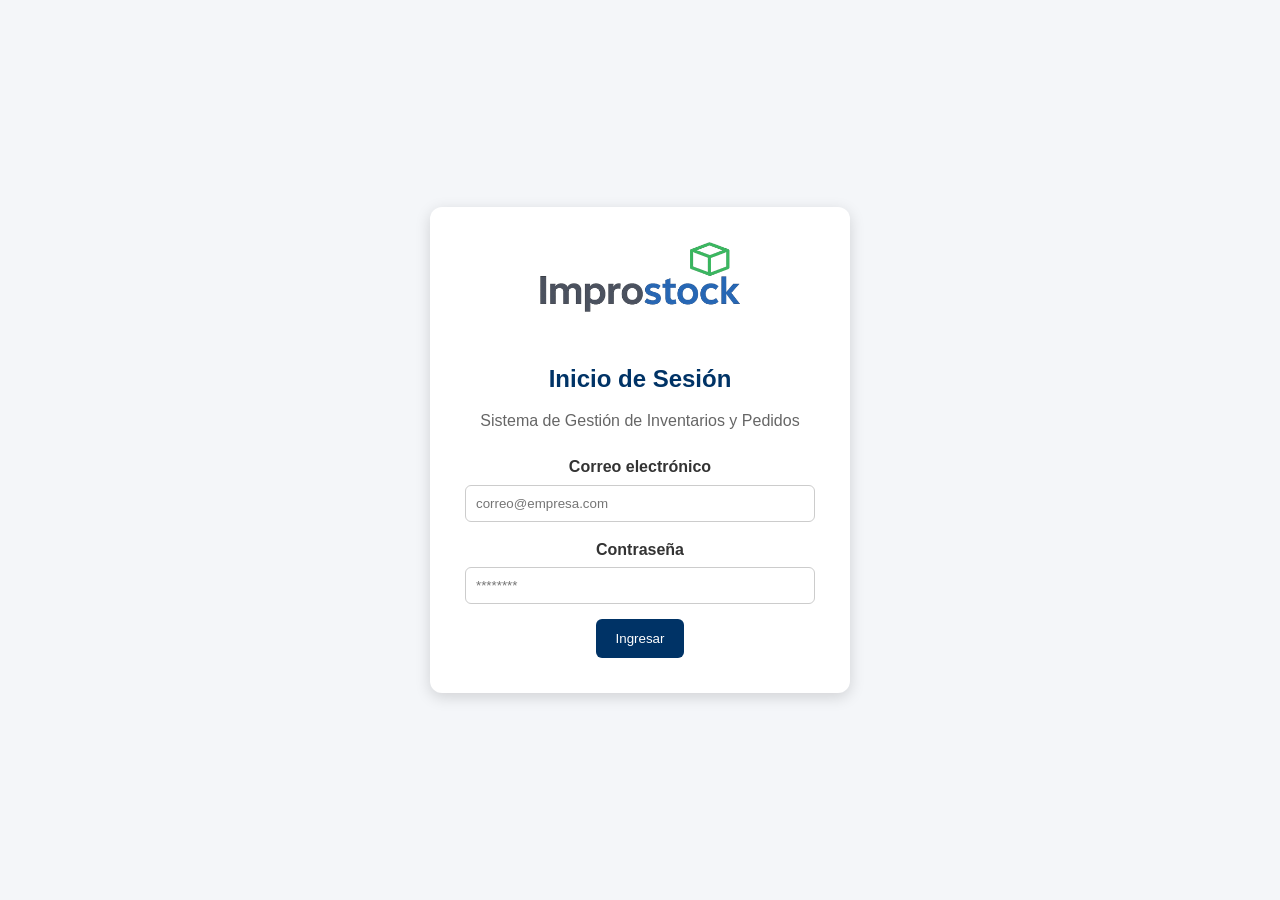
<file: index.html>
<!DOCTYPE html>
<html lang="es">

<head>

    <meta charset="UTF-8">
    <meta name="viewport" content="width=device-width, initial-scale=1.0">

    <title>Improstock - Inicio de Sesión</title>

    <link rel="stylesheet" href="css/estilos.css">

</head>

<body>

<div class="login-container">

    <div class="login-card">

        <img src="img/logo-improstock.png"
             alt="Improstock"
             class="logo">

        <h2>Inicio de Sesión</h2>

        <p class="subtitulo">
            Sistema de Gestión de Inventarios y Pedidos
        </p>

        <form onsubmit="return validarLogin();">

            <label>Correo electrónico</label>

            <input
                type="email"
                id="correo"
                placeholder="correo@empresa.com"
            >

            <label>Contraseña</label>

            <input
                type="password"
                id="password"
                placeholder="********"
            >

            <button type="submit">

                Ingresar

            </button>

        </form>

    </div>

</div>

<script src="js/script.js"></script>

</body>

</html>
</file>
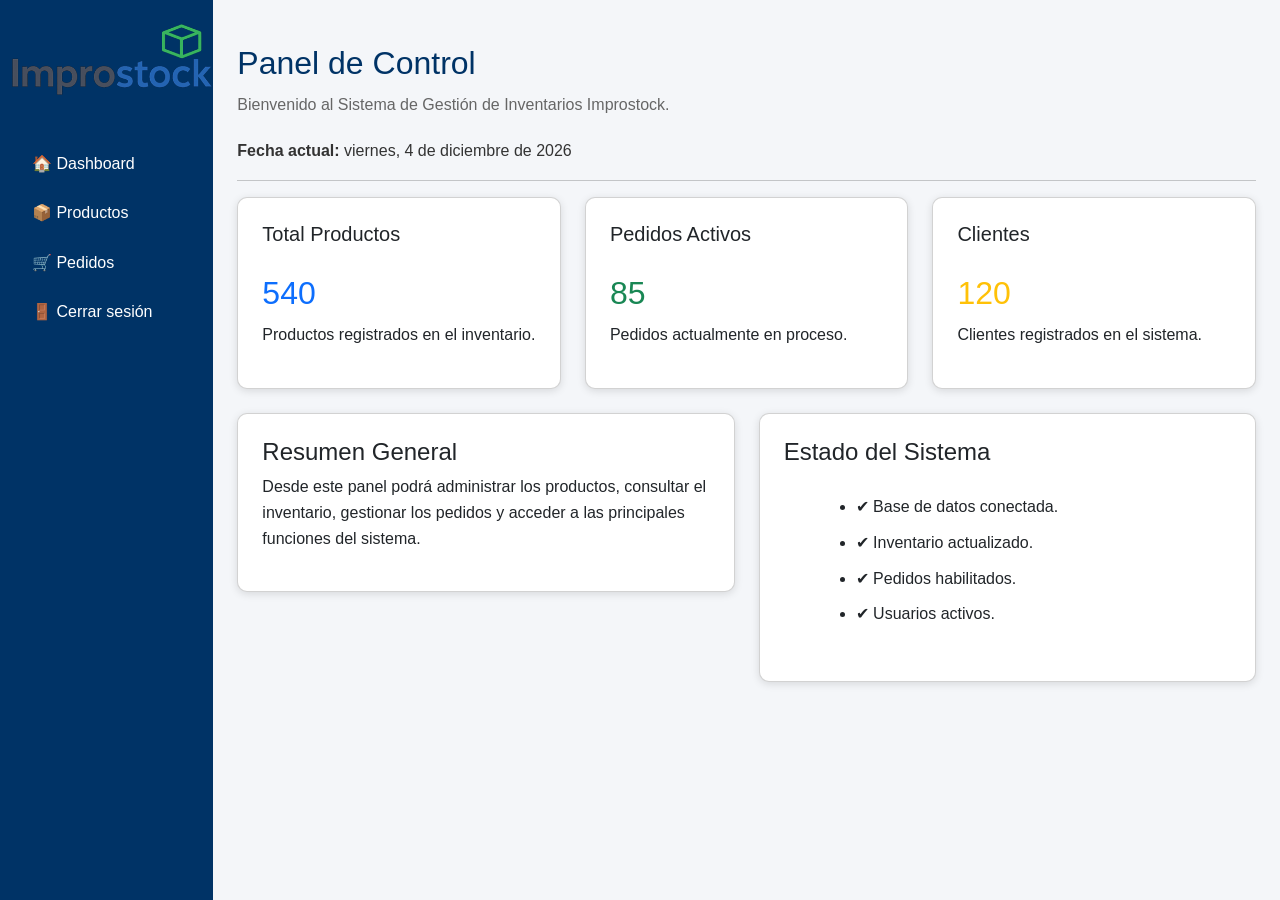
<file: dashboard.html>
<!DOCTYPE html>
<html lang="es">

<head>

    <meta charset="UTF-8">
    <meta name="viewport" content="width=device-width, initial-scale=1.0">

    <title>Improstock - Dashboard</title>

    <link href="https://cdn.jsdelivr.net/npm/bootstrap@5.3.3/dist/css/bootstrap.min.css" rel="stylesheet">

    <link rel="stylesheet" href="css/estilos.css">

</head>

<body onload="bienvenida(); mostrarFecha();">

<div class="container-fluid">

    <div class="row">

        <!-- Menú lateral -->

        <div class="col-md-2 sidebar">

            <div class="text-center mt-4 mb-4">

                <img src="img/logo-improstock.png"
                     alt="Improstock"
                     class="logo">

            </div>

            <a href="dashboard.html">🏠 Dashboard</a>

            <a href="productos.html">📦 Productos</a>

            <a href="pedidos.html">🛒 Pedidos</a>

            <a href="login.html">🚪 Cerrar sesión</a>

        </div>

        <!-- Contenido -->

        <div class="col-md-10 p-4">

            <h2>Panel de Control</h2>

            <p class="subtitulo">

                Bienvenido al Sistema de Gestión de Inventarios Improstock.

            </p>

            <p>

                <strong>Fecha actual:</strong>

                <span id="fechaActual"></span>

            </p>

            <hr>

            <div class="row">

                <div class="col-md-4 mb-4">

                    <div class="card p-4">

                        <h5>Total Productos</h5>

                        <h2 class="text-primary">540</h2>

                        <p>Productos registrados en el inventario.</p>

                    </div>

                </div>

                <div class="col-md-4 mb-4">

                    <div class="card p-4">

                        <h5>Pedidos Activos</h5>

                        <h2 class="text-success">85</h2>

                        <p>Pedidos actualmente en proceso.</p>

                    </div>

                </div>

                <div class="col-md-4 mb-4">

                    <div class="card p-4">

                        <h5>Clientes</h5>

                        <h2 class="text-warning">120</h2>

                        <p>Clientes registrados en el sistema.</p>

                    </div>

                </div>

            </div>

            <div class="row">

                <div class="col-md-6 mb-4">

                    <div class="card p-4">

                        <h4>Resumen General</h4>

                        <p>

                            Desde este panel podrá administrar los productos,
                            consultar el inventario, gestionar los pedidos y
                            acceder a las principales funciones del sistema.

                        </p>

                    </div>

                </div>

                <div class="col-md-6 mb-4">

                    <div class="card p-4">

                        <h4>Estado del Sistema</h4>

                        <ul>

                            <li>✔ Base de datos conectada.</li>

                            <li>✔ Inventario actualizado.</li>

                            <li>✔ Pedidos habilitados.</li>

                            <li>✔ Usuarios activos.</li>

                        </ul>

                    </div>

                </div>

            </div>

        </div>

    </div>

</div>

<script src="js/script.js"></script>

</body>

</html>
</file>
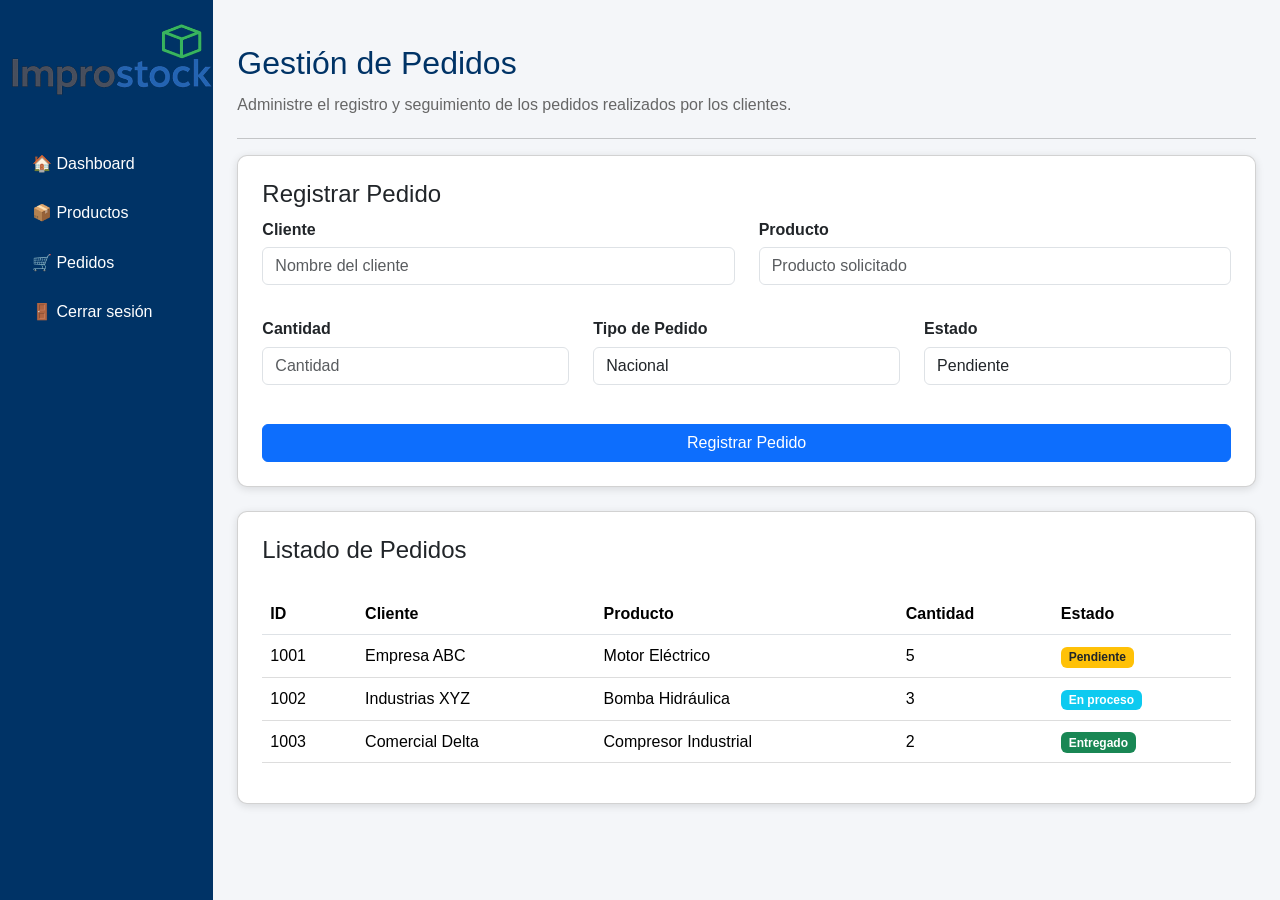
<file: pedidos.html>
<!DOCTYPE html>
<html lang="es">

<head>

    <meta charset="UTF-8">
    <meta name="viewport" content="width=device-width, initial-scale=1.0">

    <title>Improstock - Gestión de Pedidos</title>

    <link href="https://cdn.jsdelivr.net/npm/bootstrap@5.3.3/dist/css/bootstrap.min.css" rel="stylesheet">

    <link rel="stylesheet" href="css/estilos.css">

</head>

<body>

<div class="container-fluid">

    <div class="row">

        <!-- Menú lateral -->

        <div class="col-md-2 sidebar">

            <div class="text-center mt-4 mb-4">

                <img src="img/logo-improstock.png"
                     alt="Improstock"
                     class="logo">

            </div>

            <a href="dashboard.html">🏠 Dashboard</a>
            <a href="productos.html">📦 Productos</a>
            <a href="pedidos.html">🛒 Pedidos</a>
            <a href="login.html">🚪 Cerrar sesión</a>

        </div>

        <!-- Contenido principal -->

        <div class="col-md-10 p-4">

            <h2>Gestión de Pedidos</h2>

            <p class="subtitulo">
                Administre el registro y seguimiento de los pedidos realizados por los clientes.
            </p>

            <hr>

            <!-- Formulario -->

            <div class="card p-4 mb-4">

                <h4>Registrar Pedido</h4>

                <div class="row">

                    <div class="col-md-6">

                        <label>Cliente</label>

                        <input
                            type="text"
                            class="form-control"
                            placeholder="Nombre del cliente">

                    </div>

                    <div class="col-md-6">

                        <label>Producto</label>

                        <input
                            type="text"
                            class="form-control"
                            placeholder="Producto solicitado">

                    </div>

                </div>

                <div class="row mt-3">

                    <div class="col-md-4">

                        <label>Cantidad</label>

                        <input
                            type="number"
                            class="form-control"
                            placeholder="Cantidad">

                    </div>

                    <div class="col-md-4">

                        <label>Tipo de Pedido</label>

                        <select class="form-control">

                            <option>Nacional</option>
                            <option>Internacional</option>

                        </select>

                    </div>

                    <div class="col-md-4">

                        <label>Estado</label>

                        <select class="form-control">

                            <option>Pendiente</option>
                            <option>En proceso</option>
                            <option>Enviado</option>
                            <option>Entregado</option>

                        </select>

                    </div>

                </div>

                <button
                    class="btn btn-primary mt-4"
                    onclick="registrarPedido()">

                    Registrar Pedido

                </button>

            </div>

            <!-- Tabla -->

            <div class="card p-4">

                <h4>Listado de Pedidos</h4>

                <table class="table table-hover">

                    <thead>

                        <tr>

                            <th>ID</th>
                            <th>Cliente</th>
                            <th>Producto</th>
                            <th>Cantidad</th>
                            <th>Estado</th>

                        </tr>

                    </thead>

                    <tbody>

                        <tr>

                            <td>1001</td>
                            <td>Empresa ABC</td>
                            <td>Motor Eléctrico</td>
                            <td>5</td>

                            <td>

                                <span class="badge bg-warning text-dark">

                                    Pendiente

                                </span>

                            </td>

                        </tr>

                        <tr>

                            <td>1002</td>
                            <td>Industrias XYZ</td>
                            <td>Bomba Hidráulica</td>
                            <td>3</td>

                            <td>

                                <span class="badge bg-info">

                                    En proceso

                                </span>

                            </td>

                        </tr>

                        <tr>

                            <td>1003</td>
                            <td>Comercial Delta</td>
                            <td>Compresor Industrial</td>
                            <td>2</td>

                            <td>

                                <span class="badge bg-success">

                                    Entregado

                                </span>

                            </td>

                        </tr>

                    </tbody>

                </table>

            </div>

        </div>

    </div>

</div>

<script src="js/script.js"></script>

</body>

</html>
</file>
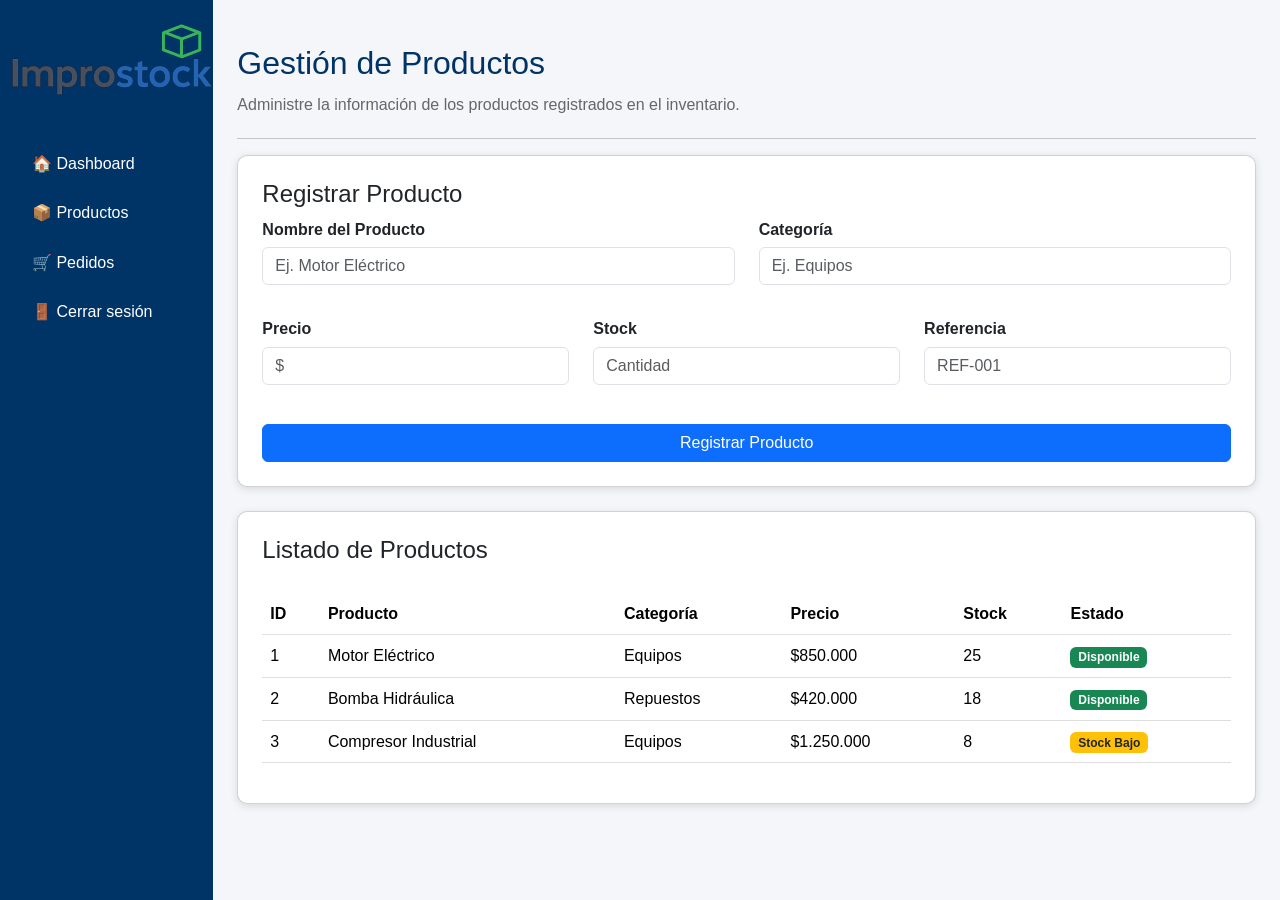
<file: productos.html>
<!DOCTYPE html>
<html lang="es">

<head>

    <meta charset="UTF-8">
    <meta name="viewport" content="width=device-width, initial-scale=1.0">

    <title>Improstock - Gestión de Productos</title>

    <link href="https://cdn.jsdelivr.net/npm/bootstrap@5.3.3/dist/css/bootstrap.min.css" rel="stylesheet">

    <link rel="stylesheet" href="css/estilos.css">

</head>

<body>

<div class="container-fluid">

    <div class="row">

        <!-- Menú lateral -->

        <div class="col-md-2 sidebar">

            <div class="text-center mt-4 mb-4">

                <img src="img/logo-improstock.png"
                     alt="Improstock"
                     class="logo">

            </div>

            <a href="dashboard.html">🏠 Dashboard</a>
            <a href="productos.html">📦 Productos</a>
            <a href="pedidos.html">🛒 Pedidos</a>
            <a href="login.html">🚪 Cerrar sesión</a>

        </div>

        <!-- Contenido -->

        <div class="col-md-10 p-4">

            <h2>Gestión de Productos</h2>

            <p class="subtitulo">

                Administre la información de los productos registrados en el inventario.

            </p>

            <hr>

            <!-- Formulario -->

            <div class="card p-4 mb-4">

                <h4>Registrar Producto</h4>

                <div class="row">

                    <div class="col-md-6">

                        <label>Nombre del Producto</label>

                        <input type="text" class="form-control" placeholder="Ej. Motor Eléctrico">

                    </div>

                    <div class="col-md-6">

                        <label>Categoría</label>

                        <input type="text" class="form-control" placeholder="Ej. Equipos">

                    </div>

                </div>

                <div class="row mt-3">

                    <div class="col-md-4">

                        <label>Precio</label>

                        <input type="number" class="form-control" placeholder="$">

                    </div>

                    <div class="col-md-4">

                        <label>Stock</label>

                        <input type="number" class="form-control" placeholder="Cantidad">

                    </div>

                    <div class="col-md-4">

                        <label>Referencia</label>

                        <input type="text" class="form-control" placeholder="REF-001">

                    </div>

                </div>

                <button
                    class="btn btn-primary mt-4"
                    onclick="registrarProducto()">

                    Registrar Producto

                </button>

            </div>

            <!-- Tabla -->

            <div class="card p-4">

                <h4>Listado de Productos</h4>

                <table class="table table-hover">

                    <thead>

                        <tr>

                            <th>ID</th>
                            <th>Producto</th>
                            <th>Categoría</th>
                            <th>Precio</th>
                            <th>Stock</th>
                            <th>Estado</th>

                        </tr>

                    </thead>

                    <tbody>

                        <tr>

                            <td>1</td>
                            <td>Motor Eléctrico</td>
                            <td>Equipos</td>
                            <td>$850.000</td>
                            <td>25</td>
                            <td>
                                <span class="badge bg-success">
                                    Disponible
                                </span>
                            </td>

                        </tr>

                        <tr>

                            <td>2</td>
                            <td>Bomba Hidráulica</td>
                            <td>Repuestos</td>
                            <td>$420.000</td>
                            <td>18</td>
                            <td>

                                <span class="badge bg-success">

                                    Disponible

                                </span>

                            </td>

                        </tr>

                        <tr>

                            <td>3</td>
                            <td>Compresor Industrial</td>
                            <td>Equipos</td>
                            <td>$1.250.000</td>
                            <td>8</td>
                            <td>

                                <span class="badge bg-warning text-dark">

                                    Stock Bajo

                                </span>

                            </td>

                        </tr>

                    </tbody>

                </table>

            </div>

        </div>

    </div>

</div>

<script src="js/script.js"></script>

</body>

</html>
</file>
<file: css/estilos.css>
/* =====================================
   ESTILOS GENERALES
===================================== */

*{
    margin:0;
    padding:0;
    box-sizing:border-box;
}

body{
    font-family:Arial, Helvetica, sans-serif;
    background:#f4f6f9;
    color:#333;
    line-height:1.6;
}

/* =====================================
   CONTENEDOR
===================================== */

.contenedor{
    width:90%;
    max-width:1000px;
    margin:30px auto;
    background:white;
    padding:30px;
    border-radius:10px;
    box-shadow:0 4px 12px rgba(0,0,0,0.15);
}

/* =====================================
   ENCABEZADOS
===================================== */

header{
    text-align:center;
    margin-bottom:30px;
}

h1{
    color:#003366;
    margin-bottom:10px;
}

h2{
    color:#003366;
    margin-top:20px;
    margin-bottom:10px;
}

.subtitulo{
    color:#666;
    font-size:16px;
    margin-bottom:20px;
}

/* =====================================
   SIDEBAR
===================================== */

.sidebar{
    min-height:100vh;
    background:#003366;
    color:white;
}

.sidebar a{
    color:white;
    text-decoration:none;
    display:block;
    padding:12px 20px;
    transition:.3s;
}

.sidebar a:hover{
    background:#0056b3;
}

.brand{
    font-size:26px;
    font-weight:bold;
    text-align:center;
    padding:20px;
}

/* =====================================
   TARJETAS
===================================== */

.card{
    background:white;
    border-radius:10px;
    box-shadow:0 2px 8px rgba(0,0,0,.12);
    transition:.3s;
}

.card:hover{
    transform:translateY(-4px);
}

/* =====================================
   IMÁGENES
===================================== */

.imagen-principal{
    width:100%;
    max-width:650px;
    display:block;
    margin:25px auto;
    border-radius:10px;
}

.logo{
    width:200px;
    height:auto;
    margin-bottom:20px;
}

/* =====================================
   LISTAS
===================================== */

ol,
ul{
    margin:20px 40px;
}

li{
    margin-bottom:10px;
}

/* =====================================
   ENLACES
===================================== */

a{
    color:#003366;
    text-decoration:none;
}

a:hover{
    color:#0056b3;
}

/* =====================================
   BOTONES
===================================== */

button,
.boton{

    background:#003366;
    color:white;
    border:none;
    border-radius:6px;
    padding:12px 20px;
    cursor:pointer;
    transition:.3s;
    text-decoration:none;
    display:inline-block;

}

button:hover,
.boton:hover{

    background:#0056b3;
    color:white;

}

/* =====================================
   FORMULARIOS
===================================== */

input{

    width:100%;
    padding:10px;
    border:1px solid #ccc;
    border-radius:6px;
    margin-bottom:15px;

}

label{

    font-weight:bold;
    display:block;
    margin-bottom:5px;

}

/* =====================================
   LOGIN
===================================== */

.login-container{

    display:flex;
    justify-content:center;
    align-items:center;
    height:100vh;

}

.login-card{

    width:420px;
    background:white;
    padding:35px;
    border-radius:12px;
    box-shadow:0 4px 15px rgba(0,0,0,.15);
    text-align:center;

}

/* =====================================
   TABLAS
===================================== */

table{

    width:100%;
    border-collapse:collapse;
    margin-top:20px;

}

th{

    background:#003366;
    color:white;
    padding:12px;

}

td{

    padding:10px;
    border-bottom:1px solid #ddd;

}

/* =====================================
   FOOTER
===================================== */

footer{

    margin-top:40px;
    text-align:center;
    color:#666;

}

/* =====================================
   RESPONSIVE
===================================== */

@media(max-width:768px){

    .contenedor{

        width:95%;

    }

    .login-card{

        width:90%;

    }

}
</file>
